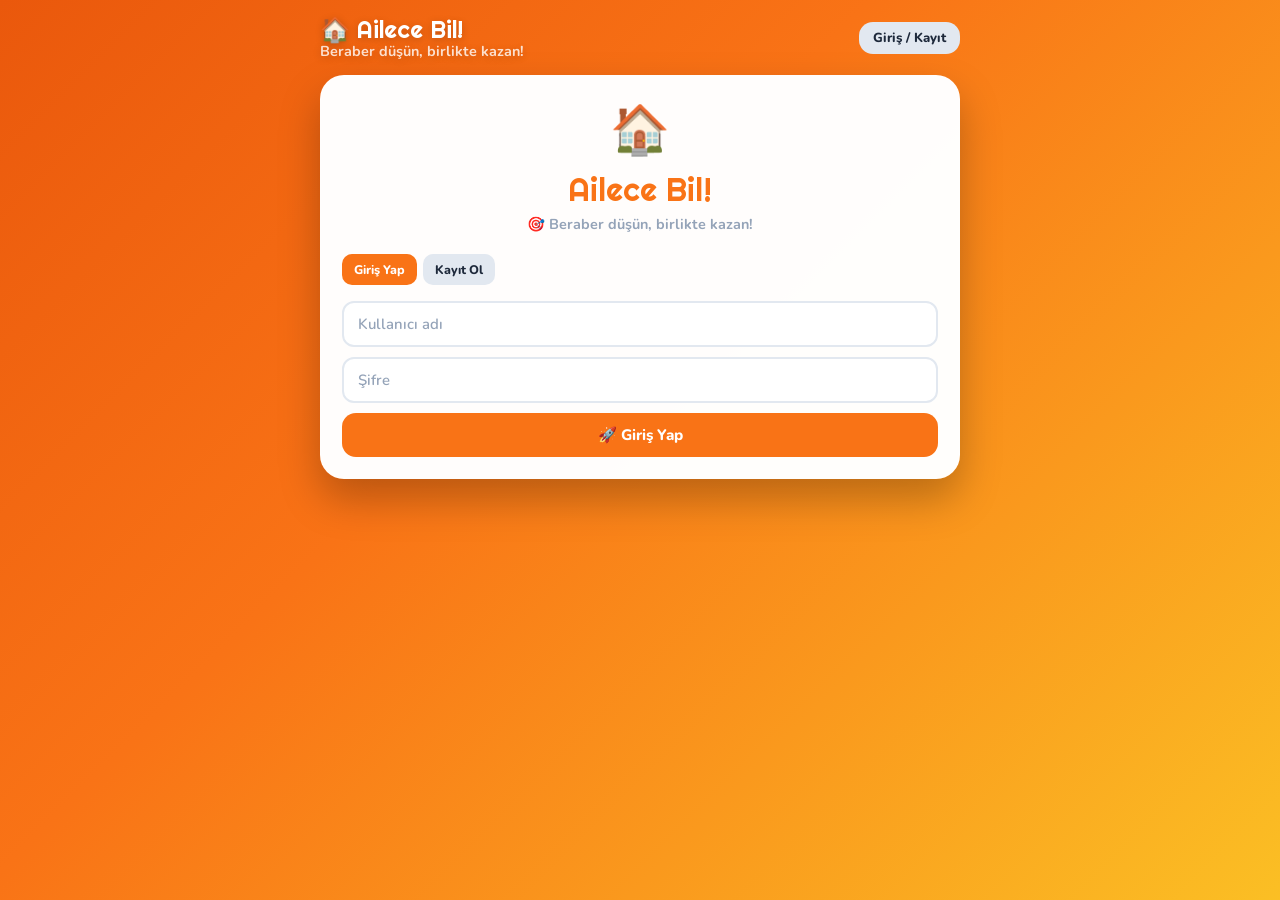
<file: index.html>
﻿<!DOCTYPE html>
<html lang="tr">
<head>
<meta charset="UTF-8">
<meta name="viewport" content="width=device-width, initial-scale=1.0">
<title>🏠 Ailece Bil! - Aile Bilgi Yarışması</title>
<link rel="stylesheet" href="css/style.css">
</head>
<body>
<div class="container">

  <!-- TOP BAR -->
  <div class="topbar">
    <a class="topbar-logo" href="index.html">🏠 Ailece Bil!<span>Beraber düşün, birlikte kazan!</span></a>
    <div class="topbar-nav" id="navBar"></div>
  </div>

  <!-- KAYAN DUYURU -->
  <div id="annBanner" class="marquee-box hidden">
    <div class="marquee-text" id="annText">Duyuru</div>
  </div>

  <!-- ==================== GİRİŞ / KAYIT ==================== -->
  <div id="authSection" class="card hidden">
    <div style="text-align:center;margin-bottom:20px">
      <div style="font-size:3em;margin-bottom:6px">🏠</div>
      <div style="font-family:'Righteous',cursive;font-size:2em;color:var(--pr)">Ailece Bil!</div>
      <div style="color:var(--txt3);font-size:.9em;font-weight:700;margin-top:4px">🎯 Beraber düşün, birlikte kazan!</div>
    </div>
    <div style="display:flex;gap:6px;margin-bottom:16px">
      <button class="tab-btn auth-tab active" onclick="switchAuthTab('login')">Giriş Yap</button>
      <button class="tab-btn auth-tab" onclick="switchAuthTab('register')">Kayıt Ol</button>
    </div>
    <div id="authContent"></div>
  </div>

  <!-- ==================== MOD SEÇİCİ ==================== -->
  <div id="modeSection" class="card hidden">
    <div style="text-align:center;margin-bottom:16px">
      <div style="font-family:'Righteous',cursive;font-size:1.5em;color:var(--pr)">Kim oynuyor?</div>
      <div id="totalQBadge" style="margin-top:8px;display:inline-block;background:#fff7ed;
        border:2px solid var(--pr);border-radius:20px;padding:4px 16px;
        font-size:.82em;font-weight:900;color:var(--pr)">📚 Toplam 0 Soru</div>
    </div>
    <div class="mode-cards">
      <div class="mode-card mode-kids" onclick="selectMode('kids')">
        <span class="mc-icon">🧒</span>
        <div class="mc-title">Çocuklar</div>
        <div class="mc-sub">Sınıf & Konu Seç</div>
        <div class="mc-count" id="kidsQCount">0 soru</div>
      </div>
      <div class="mode-card mode-adult" onclick="selectMode('adult')">
        <span class="mc-icon">🧑</span>
        <div class="mc-title">Büyükler</div>
        <div class="mc-sub">Genel Kategoriler</div>
        <div class="mc-count" id="adultQCount">0 soru</div>
      </div>
    </div>
    <!-- Günün Sorusu -->
    <div id="dailyQZone"></div>
  </div>

  <!-- ==================== ÇOCUK: SINIF SEÇİCİ ==================== -->
  <div id="gradeSection" class="card hidden">
    <div style="display:flex;align-items:center;gap:10px;margin-bottom:12px">
      <button class="btn btn-gray btn-sm" onclick="showSection('modeSection')">← Geri</button>
      <div class="sec-title" style="margin:0">📚 Sınıfını Seç</div>
    </div>
    <div id="gradePageStats" style="margin-bottom:12px"></div>
    <div class="grade-grid" id="gradeGrid"></div>
  </div>

  <!-- ==================== ÇOCUK: KONU SEÇİCİ ==================== -->
  <div id="subjectSection" class="card hidden">
    <div style="display:flex;align-items:center;gap:10px;margin-bottom:10px">
      <button class="btn btn-gray btn-sm" onclick="showSection('gradeSection')">← Geri</button>
      <div>
        <div class="sec-title" style="margin:0">📖 Konu Seç</div>
        <div id="gradeLabel" style="font-weight:900;font-size:1.05em;color:var(--kids-pr)"></div>
      </div>
    </div>
    <div id="gradeSubStats" style="margin-bottom:10px"></div>
    <div class="subject-grid" id="subjectGrid"></div>
    <div style="margin-top:12px;display:flex;gap:8px;flex-wrap:wrap">
      <button class="btn btn-primary" style="flex:1;background:#7c3aed" onclick="openSpeedModeKids()">⏱️ Süre Modu</button>
      <button class="btn btn-primary" style="flex:1;background:#059669" onclick="openMultiplayer()">🎯 Çok Oyunculu</button>
    </div>
  </div>

  <!-- ==================== BÜYÜKLER: KATEGORİ ==================== -->
  <div id="homeSection" class="card hidden">
    <div id="welcomeZone" style="margin-bottom:14px"></div>
    <div class="sec-title">📂 Kategori Seç</div>
    <div class="cat-grid" id="categoryGrid"></div>
    <div style="margin-top:12px;display:flex;gap:8px;flex-wrap:wrap">
      <button class="btn btn-primary" style="flex:1" onclick="startQuiz('Karma','Karma Quiz')">🎲 Karma</button>
      <button class="btn btn-primary" style="flex:1;background:#7c3aed" onclick="openSpeedMode()">⏱️ Süre Modu</button>
      <button class="btn btn-primary" style="flex:1;background:#059669" onclick="openMultiplayer()">🎯 Çok Oyunculu</button>
      <a href="liderlik.html" class="btn btn-primary" style="flex:1;background:#64748b;text-decoration:none">🏆 Sıralama</a>
    </div>
  </div>

  <!-- ==================== SÜRE MODU SEÇİCİ ==================== -->
  <div id="speedSection" class="card hidden">
    <div style="display:flex;align-items:center;gap:10px;margin-bottom:14px">
      <button class="btn btn-gray btn-sm" id="speedBackBtn">← Geri</button>
      <div>
        <div class="sec-title" style="margin:0">⏱️ Süre Modu</div>
        <div id="speedLabel" style="font-weight:900;font-size:1em;color:var(--pr)"></div>
      </div>
    </div>
    <div class="speed-cards">
      <div class="speed-card" onclick="setSpeed(30,this)">
        <span class="si">🐢</span><div style="font-weight:900">Kolay</div>
        <div style="font-size:.78em;color:var(--txt3);margin-top:4px">30 saniye</div>
      </div>
      <div class="speed-card selected" onclick="setSpeed(20,this)">
        <span class="si">🚶</span><div style="font-weight:900">Normal</div>
        <div style="font-size:.78em;color:var(--txt3);margin-top:4px">20 saniye</div>
      </div>
      <div class="speed-card" onclick="setSpeed(10,this)">
        <span class="si">🚀</span><div style="font-weight:900">Hızlı</div>
        <div style="font-size:.78em;color:var(--txt3);margin-top:4px">10 saniye</div>
      </div>
    </div>
    <button class="btn btn-primary" onclick="startSpeedQuiz()">🎯 Başla!</button>
  </div>

  <!-- ==================== ÇOKLU OYUNCU KURULUM ==================== -->
  <div id="mpSetupSection" class="card hidden">
    <div style="display:flex;align-items:center;gap:10px;margin-bottom:14px">
      <button class="btn btn-gray btn-sm" onclick="goHome()">← Geri</button>
      <div style="font-family:'Righteous',cursive;font-size:1.3em">🎯 Çok Oyunculu</div>
    </div>
    <p style="color:var(--txt2);font-size:.88em;font-weight:700;margin-bottom:12px">Sırayla oynayın, kim daha çok biliyor?</p>
    <div class="sec-title">Oyuncular (2-6 kişi)</div>
    <div id="mpPlayerInputs">
      <input class="inp" placeholder="1. Oyuncu adı" id="mp0">
      <input class="inp" placeholder="2. Oyuncu adı" id="mp1">
    </div>
    <button class="btn btn-gray btn-sm" style="width:auto;margin-bottom:12px" onclick="addMpPlayer()">➕ Oyuncu Ekle</button>
    <div class="divider"></div>
    <label class="lbl">Kategori</label>
    <select class="select" id="mpCatSelect"></select>
    <div class="row2" style="margin-bottom:10px">
      <div><label class="lbl">Soru Sayısı</label>
        <select class="select" id="mpQCount" style="margin:0">
          <option value="5">5 soru</option><option value="10" selected>10 soru</option>
          <option value="15">15 soru</option><option value="20">20 soru</option>
        </select></div>
      <div><label class="lbl">Süre / Soru</label>
        <select class="select" id="mpSpeed" style="margin:0">
          <option value="30">30sn - Kolay</option>
          <option value="20" selected>20sn - Normal</option>
          <option value="10">10sn - Hızlı</option>
        </select></div>
    </div>
    <button class="btn btn-primary" onclick="startMultiplayer()">🎮 Oyunu Başlat!</button>
    <div id="mpSetupMsg" class="info-msg"></div>
  </div>

  <!-- ==================== ÇOKLU OYUNCU OYUN ==================== -->
  <div id="mpGameSection" class="card hidden">
    <div class="player-turn" id="mpTurnBanner">
      <div class="pt-name" id="mpTurnName">Oyuncu</div>
      <div class="pt-sub" id="mpTurnSub">sıra sende!</div>
    </div>
    <div class="mp-scores" id="mpScoreCards"></div>
    <div style="display:flex;justify-content:space-between;align-items:center;margin-bottom:10px;flex-wrap:wrap;gap:8px">
      <div id="mpQCounter" style="font-weight:900;color:var(--pr);font-size:1.1em">S 1</div>
      <div class="timer-wrap"><div class="timer-ring" id="mpTimerRing"><small>Süre</small><span id="mpTimerTxt">20</span></div></div>
      <div id="mpCurScore" style="font-weight:900;color:var(--warn)">🌟 0</div>
    </div>
    <div class="prog-wrap"><div class="prog-fill" id="mpProgFill" style="width:0%"></div></div>
    <div id="mpQText" style="font-size:clamp(1em,3vw,1.25em);font-weight:700;margin-bottom:14px;min-height:50px;line-height:1.5;color:var(--dark)">...</div>
    <div id="mpChoiceArea"></div>
  </div>

  <!-- ==================== ÇOKLU OYUNCU SONUÇ ==================== -->
  <div id="mpResultSection" class="card hidden">
    <div style="font-family:'Righteous',cursive;font-size:1.8em;text-align:center;margin-bottom:16px">🏆 Oyun Bitti!</div>
    <div id="mpFinalScores"></div>
    <div style="display:flex;gap:10px;justify-content:center;flex-wrap:wrap;margin-top:16px">
      <button class="btn btn-primary" style="width:auto" onclick="showSection('mpSetupSection');fillMpCats()">🔄 Tekrar</button>
      <button class="btn btn-gray" style="width:auto" onclick="goHome()">🏠 Ana Menü</button>
    </div>
  </div>

  <!-- ==================== QUIZ ==================== -->
  <div id="quizSection" class="card hidden">
    <div class="quiz-top">
      <div>
        <div class="q-counter" id="qCounter">1/10</div>
        <div class="q-meta" id="qMeta">Yükleniyor...</div>
      </div>
      <div class="timer-wrap">
        <div class="timer-ring" id="timerRing"><small>Süre</small><span id="timerTxt">20</span></div>
      </div>
      <div class="q-score" id="qScore">🌟 0</div>
    </div>
    <div class="prog-wrap"><div class="prog-fill" id="progFill" style="width:0%"></div></div>
    <div class="joker-bar" id="jokerBar"></div>
    <div class="q-box">
      <div class="q-cat-badge" id="qCat">Kategori</div>
      <div class="q-text" id="qText">Yükleniyor...</div>
    </div>
    <div id="choiceArea"></div>
    <div style="text-align:right;margin-top:6px">
      <button class="btn btn-gray btn-sm" onclick="quitQuiz()">🚪 Çıkış</button>
    </div>
  </div>

  <!-- ==================== SONUÇ ==================== -->
  <div id="resultSection" class="card hidden" style="text-align:center">
    <span class="result-icon" id="resIcon">🎉</span>
    <div class="result-title" id="resTitle">Tebrikler!</div>
    <span class="result-score" id="resScore">0</span>
    <div style="font-size:.88em;color:var(--txt3);font-weight:700;margin-bottom:6px">Puan</div>
    <div class="stat-row">
      <div class="stat-box ok"><div class="sv" id="resOk">0</div><div class="sl">✅ Doğru</div></div>
      <div class="stat-box bad"><div class="sv" id="resBad">0</div><div class="sl">❌ Yanlış</div></div>
      <div class="stat-box"><div class="sv" id="resTo">0</div><div class="sl">⏱️ Süre</div></div>
      <div class="stat-box"><div class="sv" id="resPct" style="color:var(--warn)">%0</div><div class="sl">Başarı</div></div>
    </div>
    <div class="level-up-bar" id="resLevelUp"></div>
    <div style="display:flex;gap:10px;justify-content:center;flex-wrap:wrap;margin-top:14px">
      <button class="btn btn-primary" style="width:auto;padding:12px 24px" onclick="replayQuiz()">🔄 Tekrar</button>
      <button class="btn btn-gray" style="width:auto;padding:12px 24px" onclick="goHome()">🏠 Ana Menü</button>
      <a href="liderlik.html" class="btn" style="width:auto;padding:12px 24px;background:#64748b;color:white;text-decoration:none">🏆 Sıralama</a>
    </div>
  </div>

</div><!-- /container -->

<script src="js/store.js"></script>
<script src="js/auth.js"></script>
<script src="js/quiz.js"></script>
<script>
// ==================== SAYFA YÖNETİMİ ====================
function showSection(id) {
  document.querySelectorAll('.card').forEach(c => c.classList.add('hidden'));
  document.getElementById(id).classList.remove('hidden');
  window.scrollTo({ top: 0, behavior: 'smooth' });
  if (id === 'modeSection') { updateModePageCounts(); renderDailyQuestion(); }
}

function goHome() {
  clearInterval(quizState?.timer);
  if (mpState) { clearInterval(mpState.timer); mpState = null; }
  quizState = null; speedQuizParams = null;
  document.body.classList.remove('kids-mode');
  document.getElementById('modeBadgeText') && (document.getElementById('modeBadgeText').textContent = '');
  showSection('modeSection');
}

// ==================== NAV BAR ====================
function renderNavBar() {
  const nav = document.getElementById('navBar');
  if (!currentUser) {
    nav.innerHTML = `<button class="btn btn-gray btn-sm" onclick="showSection('authSection')">Giriş / Kayıt</button>`;
    return;
  }
  const lvl = getLevel(currentUser.s);
  nav.innerHTML = `
    <span style="color:white;font-weight:800;font-size:.85em">${lvl.icon} ${esc(currentUser.u)}</span>
    <a href="profil.html" class="btn btn-gray btn-sm" style="text-decoration:none">👤 Profil</a>
    ${currentUser.adm ? `<a href="admin.html" class="btn btn-danger btn-sm" style="text-decoration:none">⚙️ Admin</a>` : ''}
    <button class="btn btn-gray btn-sm" onclick="doLogout()">Çıkış</button>
  `;
}

// ==================== DUYURU ====================
function loadAnnouncement() {
  const s = getStore();
  const a = s.announcement;
  const el = document.getElementById('annBanner');
  if (a && a.active && a.text) {
    document.getElementById('annText').textContent = a.text;
    el.classList.remove('hidden');
  } else {
    el.classList.add('hidden');
  }
}

// ==================== MOD SEÇİMİ ====================
let currentGrade = null;

function selectMode(mode) {
  document.body.classList.toggle('kids-mode', mode === 'kids');
  if (mode === 'kids') { showSection('gradeSection'); renderGrades(); }
  else { showSection('homeSection'); renderHomeAdult(); }
}

function updateModePageCounts() {
  const s = getStore();
  const total = s.questions.length;
  const kids = s.questions.filter(q => q.c.includes('|')).length;
  const adult = s.questions.filter(q => !q.c.includes('|')).length;
  const tb = document.getElementById('totalQBadge');
  const kc = document.getElementById('kidsQCount');
  const ac = document.getElementById('adultQCount');
  if (tb) tb.textContent = `📚 Toplam ${total} Soru`;
  if (kc) kc.textContent = kids + ' soru';
  if (ac) ac.textContent = adult + ' soru';
}

// ==================== SINIFLAR ====================
function renderGrades() {
  const s = getStore();
  const COLS = ['#ff6b9d','#ff9f43','#ffd166','#06d6a0','#118ab2','#073b4c','#7209b7','#3a0ca3'];
  const gradeCounts = {};
  s.questions.forEach(q => {
    if (q.c.includes('|')) { const g = q.c.split('|')[0]; gradeCounts[g] = (gradeCounts[g] || 0) + 1; }
  });
  document.getElementById('gradeGrid').innerHTML = s.grades.map((g, i) => `
    <div class="grade-btn" style="background:${COLS[i % COLS.length]}" onclick="selectGrade(${i})">
      <div style="font-size:1.8em">${g.icon}</div>
      <div>${esc(g.name)}</div>
      <div class="gb-count">${g.subjects.length} konu</div>
      <div class="gb-count">${gradeCounts[g.name] || 0} soru</div>
    </div>`).join('');
  const total = s.questions.filter(q => q.c.includes('|')).length;
  const el = document.getElementById('gradePageStats');
  if (el) el.innerHTML = `<div style="background:#fff0f6;border:1px solid #fda4af;border-radius:12px;
    padding:10px 14px;display:flex;align-items:center;gap:10px;font-weight:800;font-size:.88em">
    🧒 Çocuklar bölümünde toplam <span style="font-size:1.4em;color:var(--kids-pr);font-family:'Righteous',cursive">${total}</span> soru
  </div>`;
}

function selectGrade(idx) {
  const s = getStore(); currentGrade = idx;
  document.getElementById('gradeLabel').textContent = s.grades[idx].name;
  renderSubjects(idx); showSection('subjectSection');
}

function renderSubjects(gIdx) {
  const s = getStore(); const g = s.grades[gIdx];
  const grid = document.getElementById('subjectGrid');
  if (!g || !g.subjects.length) { grid.innerHTML = '<div class="empty"><span class="ei">📚</span><p>Henüz konu eklenmedi</p></div>'; return; }
  const subCounts = {};
  s.questions.forEach(q => {
    if (q.c.includes('|')) { const [gr, sub] = q.c.split('|'); if (gr === g.name) subCounts[sub] = (subCounts[sub] || 0) + 1; }
  });
  const total = Object.values(subCounts).reduce((a, b) => a + b, 0);
  const el = document.getElementById('gradeSubStats');
  if (el) el.innerHTML = `<div style="background:#f0fdf4;border:1px solid #86efac;border-radius:12px;
    padding:10px 14px;display:flex;align-items:center;gap:10px;font-weight:800;font-size:.88em">
    📚 ${esc(g.name)} — <span style="font-size:1.4em;color:var(--ok);font-family:'Righteous',cursive">${total}</span> soru
  </div>`;
  grid.innerHTML = g.subjects.map(sub => {
    const count = subCounts[sub.name] || 0;
    return `<div class="subject-btn" onclick="openSubjectSpeed('${esc(g.name)}|${esc(sub.name)}','${esc(g.name)} → ${esc(sub.name)}')">
      <span class="si">${sub.icon}</span>
      <div style="font-weight:900">${esc(sub.name)}</div>
      <div class="sb-count ${count > 0 ? 'sb-ok' : 'sb-zero'}">${count > 0 ? count + ' soru' : 'Soru yok'}</div>
    </div>`;
  }).join('');
}

function openSpeedModeKids() {
  const s = getStore(); const g = s.grades[currentGrade];
  openSpeedMode('Karma', g ? g.name + ' - Karma' : 'Karma');
}

// ==================== BÜYÜKLER HOME ====================
function renderHomeAdult() {
  const s = getStore();
  const counts = {};
  s.questions.forEach(q => { if (!q.c.includes('|')) counts[q.c] = (counts[q.c] || 0) + 1; });
  const totalAdult = s.questions.filter(q => !q.c.includes('|')).length;
  document.getElementById('categoryGrid').innerHTML = s.adultCats.map(cat => `
    <div class="cat-btn" onclick="startQuiz('${esc(cat.name)}','${esc(cat.name)}')">
      <span class="ci">${cat.icon}</span>${esc(cat.name)}
      <div class="cc" style="color:${(counts[cat.name]||0)>0?'var(--ok)':'var(--danger)'}">
        ${counts[cat.name] || 0} soru
      </div>
    </div>`).join('');
  const lvl = getLevel(currentUser.s); const next = getNextLevel(currentUser.s);
  document.getElementById('welcomeZone').innerHTML = `
    <div style="display:flex;align-items:center;gap:10px;margin-bottom:10px">
      <span style="font-size:1.8em">👋</span>
      <div><div style="font-weight:900;font-size:1.05em">Merhaba, ${esc(currentUser.u)}!</div>
        <div style="font-size:.82em;color:var(--txt2);font-weight:700">${lvl.icon} ${lvl.name} · ${currentUser.s} Puan</div>
      </div>
    </div>
    <div style="background:#fff7ed;border:2px solid var(--pr);border-radius:12px;
      padding:9px 14px;font-weight:800;font-size:.85em;display:flex;align-items:center;gap:8px">
      📚 Büyükler bölümünde
      <span style="font-size:1.4em;color:var(--pr);font-family:'Righteous',cursive">${totalAdult}</span>
      soru var
    </div>`;
}

// ==================== AUTH OVERRIDE ====================
function onLoginSuccess() {
  renderNavBar();
  showSection('modeSection');
  updateModePageCounts();
  renderDailyQuestion();
}

// ==================== BAŞLANGIÇ ====================
(function init() {
  initStore();
  document.addEventListener('click', function () {
    if (!audioCtx) { try { audioCtx = new (window.AudioContext || window.webkitAudioContext)(); } catch {} }
    if (audioCtx && audioCtx.state === 'suspended') audioCtx.resume();
  }, { passive: true });

  const u = getSession();
  if (u) {
    currentUser = u;
    renderNavBar();
    loadAnnouncement();
    showSection('modeSection');
    updateModePageCounts();
    renderDailyQuestion();
  } else {
    renderNavBar();
    renderAuthForm('login');
    showSection('authSection');
  }
})();
</script>
</body>
</html>
</file>
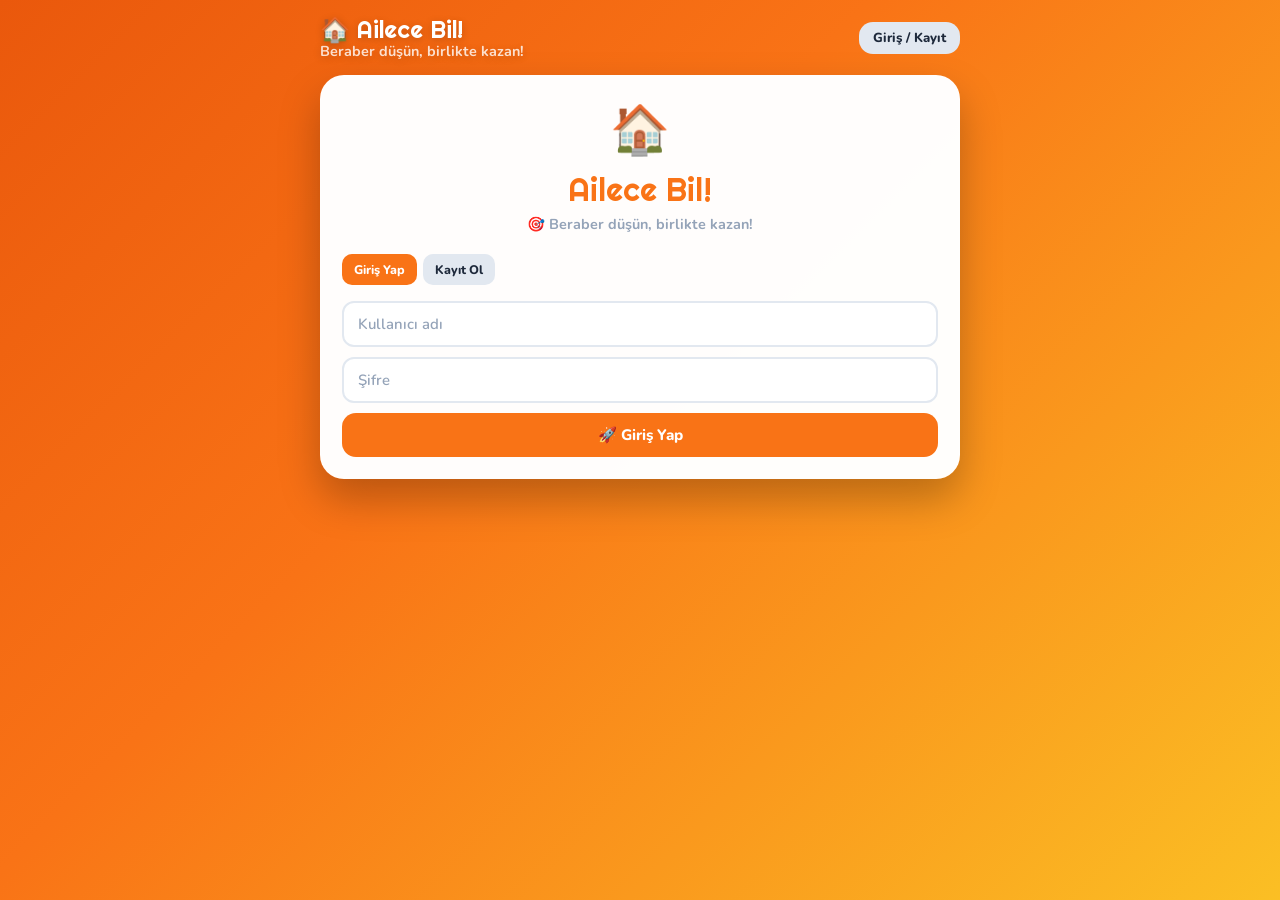
<file: admin.html>
<!DOCTYPE html>
<html lang="tr">
<head>
<meta charset="UTF-8">
<meta name="viewport" content="width=device-width, initial-scale=1.0">
<title>⚙️ Admin - Ailece Bil!</title>
<link rel="stylesheet" href="css/style.css">
</head>
<body>
<div class="container">

  <div class="topbar">
    <a class="topbar-logo" href="index.html">🏠 Ailece Bil!<span>Admin Paneli</span></a>
    <div class="topbar-nav">
      <a href="index.html" class="btn btn-gray btn-sm" style="text-decoration:none">← Ana Sayfa</a>
      <button class="btn btn-danger btn-sm" onclick="doLogout()">Çıkış</button>
    </div>
  </div>

  <div class="card">
    <div style="display:flex;justify-content:space-between;align-items:center;margin-bottom:14px;flex-wrap:wrap;gap:10px">
      <div style="font-family:'Righteous',cursive;font-size:1.6em;color:var(--pr)">⚙️ Admin Paneli</div>
      <div class="stat-chips" id="adminStatChips"></div>
    </div>

    <div class="tab-bar">
      <button class="tab-btn active" onclick="setTab('tPlayers',this)">👥 Oyuncular</button>
      <button class="tab-btn" onclick="setTab('tMsgs',this)">
        💬 Mesajlar<span class="tab-badge" id="adminMsgBadge" style="display:none">0</span>
      </button>
      <button class="tab-btn" onclick="setTab('tAnn',this)">📢 Duyuru</button>
      <button class="tab-btn" onclick="setTab('tCats',this)">📁 Kategoriler</button>
      <button class="tab-btn" onclick="setTab('tQs',this)">📝 Sorular</button>
      <button class="tab-btn" onclick="setTab('tBulk',this)">📦 Toplu Ekle</button>
      <button class="tab-btn" onclick="setTab('tTerm',this)">💻 Terminal</button>
      <button class="tab-btn" onclick="setTab('tSet',this)">🔐 Ayarlar</button>
    </div>

    <!-- ========== OYUNCULAR ========== -->
    <div id="tPlayers" class="tab-content active">
      <input class="inp" id="playerSearch" placeholder="🔍 Oyuncu ara..." oninput="renderPlayers()">
      <div id="admUserList"></div>
    </div>

    <!-- ========== MESAJLAR ========== -->
    <div id="tMsgs" class="tab-content">
      <div style="display:grid;grid-template-columns:200px 1fr;gap:14px" id="msgLayout">
        <div>
          <div class="sec-title">Konuşmalar</div>
          <div id="convList"></div>
        </div>
        <div id="chatPanel">
          <div class="empty"><span class="ei">💬</span><p>Konuşma seçin</p></div>
        </div>
      </div>
    </div>

    <!-- ========== DUYURU ========== -->
    <div id="tAnn" class="tab-content">
      <div class="a-section">
        <div class="sec-title">📢 Ana Sayfa Duyurusu</div>
        <label class="lbl">Başlık (opsiyonel)</label>
        <input class="inp" id="annTitle" placeholder="Duyuru başlığı">
        <label class="lbl">Duyuru Metni</label>
        <textarea class="textarea" id="annBody" rows="3" placeholder="Kayan yazı olarak görünür..."></textarea>
        <div style="display:flex;gap:8px;flex-wrap:wrap">
          <button class="btn btn-ok" style="flex:1" onclick="saveAnnouncement()">💾 Yayına Ver</button>
          <button class="btn btn-danger" style="width:auto" onclick="clearAnnouncement()">🗑️ Kaldır</button>
        </div>
        <div id="annMsg" class="info-msg"></div>
      </div>
    </div>

    <!-- ========== KATEGORİLER ========== -->
    <div id="tCats" class="tab-content">
      <!-- Büyükler -->
      <div class="a-section" style="border:1px solid #fed7aa">
        <div class="sec-title">🧑 Büyükler — Yeni Kategori</div>
        <div class="row2">
          <div><label class="lbl">Kategori Adı</label><input class="inp" id="newAdultCat" placeholder="örn: Müzik"></div>
          <div><label class="lbl">İkon</label><input class="inp" id="newAdultIcon" placeholder="🎵" maxlength="2"></div>
        </div>
        <button class="btn btn-primary" onclick="addAdultCategory()">➕ Kategori Ekle</button>
        <div id="adultCatMsg" class="info-msg"></div>
      </div>
      <!-- Yeni Sınıf -->
      <div class="a-section" style="border:1px solid #fda4af">
        <div class="sec-title">🧒 Çocuklar — Yeni Sınıf</div>
        <div class="row2">
          <div><label class="lbl">Sınıf Adı</label><input class="inp" id="newGradeName" placeholder="örn: 9. Sınıf"></div>
          <div><label class="lbl">İkon</label><input class="inp" id="newGradeIcon" placeholder="📚" maxlength="2"></div>
        </div>
        <button class="btn btn-kids btn-full" onclick="addGrade()">➕ Sınıf Ekle</button>
        <div id="gradeCatMsg" class="info-msg"></div>
      </div>
      <!-- Yeni Konu -->
      <div class="a-section" style="border:1px solid #86efac">
        <div class="sec-title">📚 Çocuklar — Yeni Konu/Ders</div>
        <label class="lbl">Hangi Sınıfa?</label>
        <select class="select" id="subjectGradeSelect"></select>
        <div class="row2">
          <div><label class="lbl">Konu Adı</label><input class="inp" id="newSubjectName" placeholder="örn: Coğrafya"></div>
          <div><label class="lbl">İkon</label><input class="inp" id="newSubjectIcon" placeholder="🌍" maxlength="2"></div>
        </div>
        <button class="btn btn-ok" onclick="addSubject()">➕ Konu Ekle</button>
        <div id="subjectMsg" class="info-msg"></div>
      </div>
      <!-- Mevcut Yapı -->
      <div class="sec-title" style="margin-top:4px">📋 Mevcut Yapı</div>
      <div id="catStructure"></div>
    </div>

    <!-- ========== SORULAR ========== -->
    <div id="tQs" class="tab-content">
      <div class="a-section">
        <div class="sec-title">📝 Yeni Soru Ekle</div>
        <label class="lbl">Soru Metni</label>
        <textarea class="textarea" id="nq_q" rows="2" placeholder="Soruyu buraya yazın..." style="resize:vertical"></textarea>
        <div class="row2">
          <div><label class="lbl">Şık A</label><input class="inp" id="nq_a" placeholder="A şıkkı"></div>
          <div><label class="lbl">Şık B</label><input class="inp" id="nq_b" placeholder="B şıkkı"></div>
          <div><label class="lbl">Şık C</label><input class="inp" id="nq_c" placeholder="C şıkkı"></div>
          <div><label class="lbl">Şık D</label><input class="inp" id="nq_d" placeholder="D şıkkı"></div>
        </div>
        <div class="row2">
          <div><label class="lbl">Doğru Cevap</label>
            <select class="select" id="nq_correct">
              <option value="0">A</option><option value="1">B</option>
              <option value="2">C</option><option value="3">D</option>
            </select></div>
          <div><label class="lbl">Kategori</label>
            <select class="select" id="nq_cat"></select></div>
        </div>
        <button class="btn btn-ok" onclick="addQuestion()">✅ Kaydet</button>
        <div id="nqMsg" class="info-msg"></div>
      </div>
      <div class="sec-title">📋 Soru Listesi</div>
      <div style="display:flex;gap:8px;margin-bottom:10px;flex-wrap:wrap">
        <input class="inp" id="qSearch" style="margin:0;flex:1;min-width:140px" placeholder="🔍 Soru ara..." oninput="renderQList()">
        <select class="select" id="qCatFilter" style="margin:0;max-width:170px" onchange="renderQList()"><option value="">Tümü</option></select>
      </div>
      <div id="qList"></div>
      <div style="text-align:right;margin-top:10px">
        <button class="btn btn-danger btn-sm" onclick="resetQuestions()">🔄 Varsayılana Sıfırla</button>
      </div>
    </div>

    <!-- ========== TOPLU EKLE ========== -->
    <div id="tBulk" class="tab-content">
      <div style="background:#fef3c7;border:1px solid var(--warn);border-radius:10px;padding:12px;margin-bottom:10px;font-size:.85em;font-weight:700;color:#92400e">
        📌 <b>q</b>=soru · <b>o</b>=4 şık · <b>a</b>=doğru indeks (0-3) · <b>c</b>=kategori adı (tam eşleşmeli)
      </div>
      <div class="json-ex">[
  {
    "q": "Türkiye'nin başkenti neresidir?",
    "o": ["İstanbul", "Ankara", "İzmir", "Bursa"],
    "a": 1,
    "c": "Genel Kültür"
  },
  {
    "q": "5 + 3 = ?",
    "o": ["6", "7", "8", "9"],
    "a": 2,
    "c": "1. Sınıf|Matematik"
  }
]</div>
      <button class="btn btn-warn btn-sm" style="width:auto;margin-bottom:10px" onclick="showValidCats()">📋 Geçerli Kategori Adlarını Gör</button>
      <div id="validCatList" style="display:none;background:#f1f5f9;border-radius:10px;padding:10px;margin-bottom:10px;line-height:2"></div>
      <label class="lbl">JSON Yapıştır</label>
      <textarea class="textarea" id="bulkJson" rows="10" style="font-family:'Courier New',monospace;font-size:.85em"
        placeholder='[{"q":"Soru","o":["A","B","C","D"],"a":0,"c":"Genel Kültür"}]'></textarea>
      <button class="btn btn-primary" onclick="doBulk()">📦 Toplu Yükle</button>
      <div id="bulkMsg" class="info-msg"></div>
    </div>

    <!-- ========== TERMİNAL ========== -->
    <div id="tTerm" class="tab-content">
      <div style="background:#fee2e2;border:1px solid var(--danger);border-radius:10px;padding:12px;margin-bottom:10px;font-size:.85em;font-weight:700;color:#b91c1c">
        ⚠️ Bu terminal doğrudan JavaScript çalıştırır. Dikkatli kullanın!
      </div>
      <div style="font-size:.8em;color:var(--txt2);margin-bottom:8px;font-weight:700;line-height:1.8">
        Örnek komutlar:<br>
        • Puan sıfırla: <code>const s=getStore();s.users.forEach(u=>u.s=0);setStore(s)</code><br>
        • Admin yap: <code>const s=getStore();s.users.find(x=>x.u==='AD').adm=true;setStore(s)</code><br>
        • Soru say: <code>alert(getStore().questions.length+' soru var')</code>
      </div>
      <div class="terminal">
        <strong style="color:#00ff41">💻 Sistem Terminali</strong>
        <textarea id="termInp" placeholder="// Kodu buraya yazın..."></textarea>
      </div>
      <button class="btn btn-dark" style="margin-top:8px" onclick="runTerminal()">▶ ÇALIŞTIR</button>
      <div id="termMsg" class="info-msg"></div>
    </div>

    <!-- ========== AYARLAR ========== -->
    <div id="tSet" class="tab-content">
      <div class="a-section">
        <div class="sec-title">🔐 Admin Şifre Değiştir</div>
        <input type="password" class="inp" id="oldPass" placeholder="Mevcut şifre">
        <input type="password" class="inp" id="newAdminPass" placeholder="Yeni şifre">
        <input type="password" class="inp" id="newAdminPass2" placeholder="Yeni şifre (tekrar)">
        <button class="btn btn-danger" onclick="changeAdminPass()">🔑 Şifreyi Değiştir</button>
        <div id="passMsg" class="info-msg"></div>
      </div>
      <div class="a-section">
        <div class="sec-title">📊 Google Sheets Entegrasyonu</div>
        <p style="font-size:.82em;color:var(--txt2);font-weight:700;margin-bottom:8px">Apps Script Web App URL'nizi girin. Quiz skorları otomatik kaydedilir.</p>
        <input class="inp" id="sheetsUrlInp" placeholder="https://script.google.com/macros/s/...">
        <button class="btn btn-ok" onclick="saveSheetsUrl()">🔗 Sheets'e Bağla</button>
      </div>
      <div class="a-section" style="border:1px solid var(--danger)">
        <div class="sec-title" style="color:var(--danger)">⚠️ Tehlikeli Bölge</div>
        <button class="btn btn-danger btn-sm" onclick="nukeAll()">🗑️ TÜM VERİLERİ SİL</button>
      </div>
    </div>

  </div>
</div>

<script src="js/store.js"></script>
<script src="js/auth.js"></script>
<script src="js/admin.js"></script>
<script>
(function init() {
  initStore();
  currentUser = getSession();
  if (!currentUser || !currentUser.adm) {
    alert('Bu sayfaya erişim için admin yetkisi gereklidir!');
    window.location.href = 'index.html';
    return;
  }
  // Sheets URL yükle
  const saved = LS.get(SHEETS_KEY);
  if (saved && document.getElementById('sheetsUrlInp')) {
    document.getElementById('sheetsUrlInp').value = saved;
    SHEETS_URL = saved;
  }
  updateAdminStats();
  renderPlayers();
  updateAdminMsgBadge();
  refreshCatSelects();
  refreshGradeSelect();
  renderQList();
  renderCatStructure();
})();
</script>
</body>
</html>
</file>
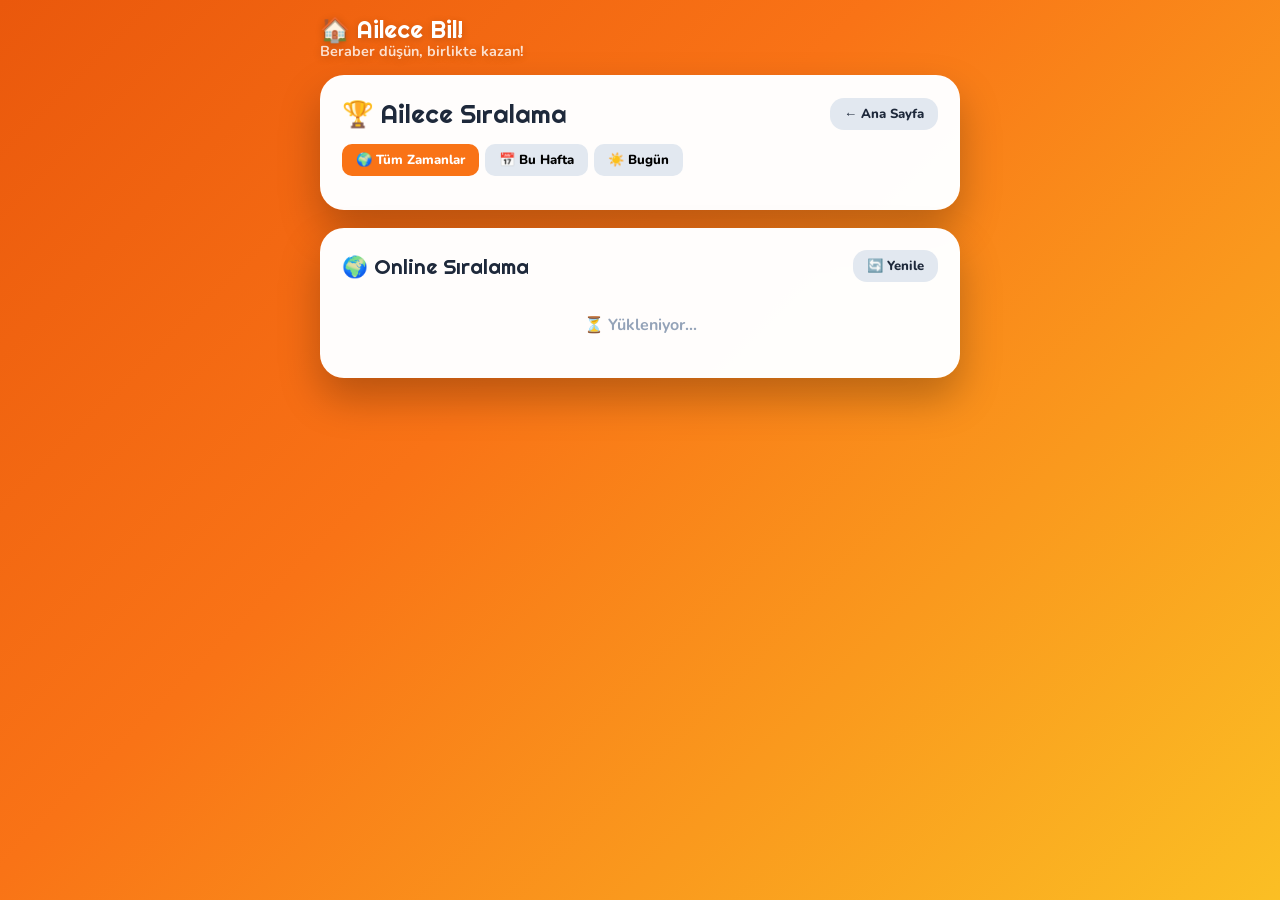
<file: liderlik.html>
<!DOCTYPE html>
<html lang="tr">
<head>
<meta charset="UTF-8">
<meta name="viewport" content="width=device-width, initial-scale=1.0">
<title>🏆 Sıralama - Ailece Bil!</title>
<link rel="stylesheet" href="css/style.css">
</head>
<body>
<div class="container">

  <div class="topbar">
    <a class="topbar-logo" href="index.html">🏠 Ailece Bil!<span>Beraber düşün, birlikte kazan!</span></a>
    <div class="topbar-nav" id="navBar"></div>
  </div>

  <div class="card">
    <div style="display:flex;justify-content:space-between;align-items:center;margin-bottom:14px;flex-wrap:wrap;gap:10px">
      <div style="font-family:'Righteous',cursive;font-size:1.6em">🏆 Ailece Sıralama</div>
      <a href="index.html" class="btn btn-gray btn-sm" style="text-decoration:none">← Ana Sayfa</a>
    </div>

    <div class="week-tabs">
      <button class="week-tab active" onclick="switchLeader('all',this)">🌍 Tüm Zamanlar</button>
      <button class="week-tab" onclick="switchLeader('week',this)">📅 Bu Hafta</button>
      <button class="week-tab" onclick="switchLeader('day',this)">☀️ Bugün</button>
    </div>

    <div id="leaderList"></div>
  </div>


  <!-- Online Global Sıralama -->
  <div class="card" id="onlineLeaderCard">
    <div style="display:flex;justify-content:space-between;align-items:center;margin-bottom:12px;flex-wrap:wrap;gap:8px">
      <div style="font-family:'Righteous',cursive;font-size:1.3em">🌍 Online Sıralama</div>
      <button class="btn btn-gray btn-sm" onclick="loadOnlineScores()">🔄 Yenile</button>
    </div>
    <div id="globalLeaderboard">
      <div style="text-align:center;padding:20px;color:#94a3b8;font-weight:700">⏳ Yükleniyor...</div>
    </div>
  </div>

  <!-- Kendi Sırası -->
  <div id="myRankCard" class="card hidden">
    <div class="sec-title">📍 Senin Sıran</div>
    <div id="myRankContent"></div>
  </div>

</div>

<script src="js/skor-api.js"></script>
<script src="js/store.js"></script>
<script src="js/auth.js"></script>
<script>
let leaderMode = 'all';

function renderNavBar() {
  const nav = document.getElementById('navBar');
  if (!currentUser) { nav.innerHTML = `<a href="index.html" class="btn btn-gray btn-sm" style="text-decoration:none">Giriş Yap</a>`; return; }
  const lvl = getLevel(currentUser.s);
  nav.innerHTML = `
    <span style="color:white;font-weight:800;font-size:.85em">${lvl.icon} ${esc(currentUser.u)}</span>
    <a href="profil.html" class="btn btn-gray btn-sm" style="text-decoration:none">👤 Profil</a>
    ${currentUser.adm ? `<a href="admin.html" class="btn btn-danger btn-sm" style="text-decoration:none">⚙️ Admin</a>` : ''}
  `;
}

function switchLeader(mode, btn) {
  leaderMode = mode;
  document.querySelectorAll('.week-tab').forEach(b => b.classList.remove('active'));
  btn.classList.add('active');
  renderLeader();
}

function renderLeader() {
  const s = getStore();
  const now = Date.now(), DAY = 86400000, WEEK = 604800000;
  let users = [...s.users].filter(u => !u.adm);
  if (leaderMode === 'week') { users = users.filter(u => u.lastPlay && (now - u.lastPlay) < WEEK).sort((a, b) => (b.weekScore || 0) - (a.weekScore || 0)); }
  else if (leaderMode === 'day') { users = users.filter(u => u.lastPlay && (now - u.lastPlay) < DAY).sort((a, b) => (b.dayScore || 0) - (a.dayScore || 0)); }
  else users.sort((a, b) => b.s - a.s);
  users = users.slice(0, 20);
  const medals = ['🥇', '🥈', '🥉'];
  const label = leaderMode === 'week' ? 'Bu Hafta' : leaderMode === 'day' ? 'Bugün' : 'Tüm Zamanlar';
  const el = document.getElementById('leaderList');
  el.innerHTML = users.length ? users.map((u, i) => {
    const sc = leaderMode === 'week' ? (u.weekScore || 0) : leaderMode === 'day' ? (u.dayScore || 0) : u.s;
    const isMe = currentUser && u.id === currentUser.id;
    return `<div class="lb-row" style="${isMe ? 'background:#fff7ed;border-color:var(--pr)' : ''}">
      <div class="lb-rank">${medals[i] || (i + 1)}</div>
      <div class="lb-avatar">${u.u[0].toUpperCase()}</div>
      <div class="lb-name">${esc(u.u)}${isMe ? ' <span style="color:var(--pr);font-size:.72em">(Sen)</span>' : ''}
        <div class="lb-sub">${getLevel(u.s).icon} ${getLevel(u.s).name} · ${u.pl} oyun</div>
      </div>
      <div class="lb-score">${sc} P</div>
    </div>`;
  }).join('') : `<div class="empty"><span class="ei">🏆</span><p>${label} için henüz skor yok</p></div>`;

  // Kendi sırası
  if (currentUser) {
    const myRank = users.findIndex(u => u.id === currentUser.id);
    const myCard = document.getElementById('myRankCard');
    const myContent = document.getElementById('myRankContent');
    if (myRank === -1 && myCard && myContent) {
      const allSorted = [...s.users].filter(u => !u.adm).sort((a, b) => b.s - a.s);
      const overallRank = allSorted.findIndex(u => u.id === currentUser.id) + 1;
      myCard.classList.remove('hidden');
      myContent.innerHTML = `<div class="lb-row" style="border-color:var(--pr);background:#fff7ed">
        <div class="lb-rank">${overallRank}</div>
        <div class="lb-avatar">${currentUser.u[0].toUpperCase()}</div>
        <div class="lb-name">${esc(currentUser.u)} <span style="color:var(--pr);font-size:.72em">(Sen)</span>
          <div class="lb-sub">${getLevel(currentUser.s).icon} ${getLevel(currentUser.s).name}</div>
        </div>
        <div class="lb-score">${currentUser.s} P</div>
      </div>`;
    } else if (myCard) { myCard.classList.add('hidden'); }
  }
}

function loadOnlineScores() {
  if (typeof renderGlobalLeaderboard === 'function') {
    renderGlobalLeaderboard('globalLeaderboard');
  }
}

(function init() {
  initStore();
  currentUser = getSession();
  renderNavBar();
  renderLeader();
  // Online skorları yükle
  loadOnlineScores();
})();
</script>
</body>
</html>
</file>
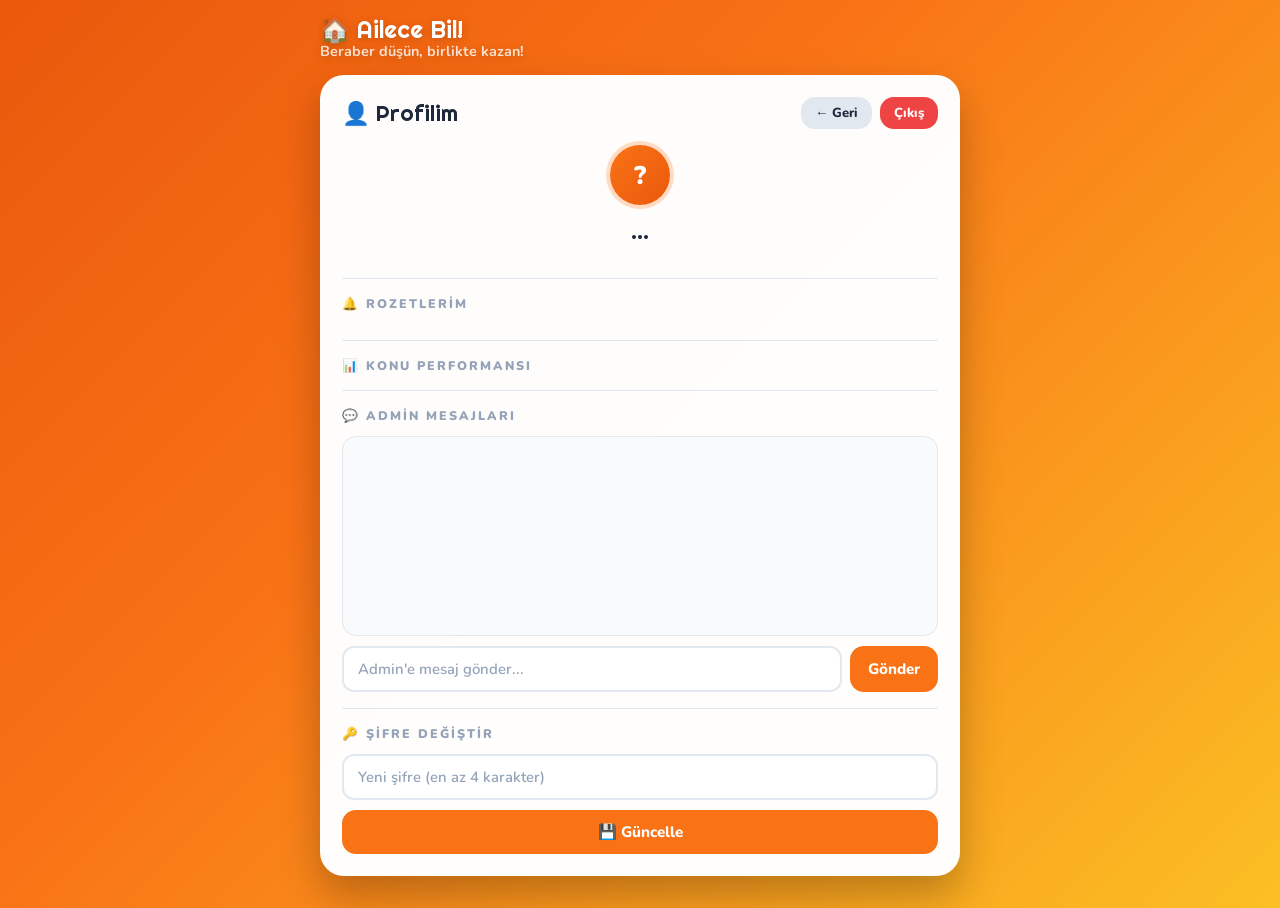
<file: profil.html>
<!DOCTYPE html>
<html lang="tr">
<head>
<meta charset="UTF-8">
<meta name="viewport" content="width=device-width, initial-scale=1.0">
<title>👤 Profil - Ailece Bil!</title>
<link rel="stylesheet" href="css/style.css">
</head>
<body>
<div class="container">

  <div class="topbar">
    <a class="topbar-logo" href="index.html">🏠 Ailece Bil!<span>Beraber düşün, birlikte kazan!</span></a>
    <div class="topbar-nav" id="navBar"></div>
  </div>

  <div id="profileCard" class="card">
    <div style="display:flex;justify-content:space-between;align-items:center;margin-bottom:16px">
      <div style="font-family:'Righteous',cursive;font-size:1.4em">👤 Profilim</div>
      <div style="display:flex;gap:8px">
        <a href="index.html" class="btn btn-gray btn-sm" style="text-decoration:none">← Geri</a>
        <button class="btn btn-danger btn-sm" onclick="doLogout()">Çıkış</button>
      </div>
    </div>

    <!-- Avatar & İsim -->
    <div style="text-align:center;margin-bottom:16px">
      <div class="prof-avatar" id="profAvatar">?</div>
      <div style="font-family:'Righteous',cursive;font-size:1.5em" id="profName">...</div>
      <div id="profLevel" style="margin-top:4px;font-size:.88em;font-weight:800;color:var(--txt2)"></div>
      <div id="profNextLevel" style="margin-top:3px;font-size:.78em;color:var(--txt3);font-weight:700"></div>
    </div>

    <!-- İstatistik -->
    <div class="prof-stats" id="profStats"></div>

    <div class="divider"></div>

    <!-- Rozetler -->
    <div class="sec-title">🔔 Rozetlerim</div>
    <div id="badgeZone" class="badge-grid"></div>

    <div class="divider"></div>

    <!-- Performans -->
    <div class="sec-title">📊 Konu Performansı</div>
    <div id="perfZone" style="margin-bottom:8px"></div>

    <div class="divider"></div>

    <!-- Mesajlar -->
    <div class="sec-title">💬 Admin Mesajları</div>
    <div class="msg-thread" id="userMsgThread"></div>
    <div style="display:flex;gap:8px;margin-top:8px">
      <input type="text" class="inp" id="uMsgInp" style="margin:0;flex:1"
        placeholder="Admin'e mesaj gönder..." onkeydown="if(event.key==='Enter')sendUserMsg()">
      <button class="btn btn-primary" style="width:auto" onclick="sendUserMsg()">Gönder</button>
    </div>

    <div class="divider"></div>

    <!-- Şifre Değiştir -->
    <div class="sec-title">🔑 Şifre Değiştir</div>
    <input type="password" class="inp" id="newPass" placeholder="Yeni şifre (en az 4 karakter)">
    <button class="btn btn-primary" onclick="changePass()">💾 Güncelle</button>
  </div>

</div>

<script src="js/skor-api.js"></script>
<script src="js/store.js"></script>
<script src="js/auth.js"></script>
<script>
function renderNavBar() {
  const nav = document.getElementById('navBar');
  if (!currentUser) { nav.innerHTML = `<a href="index.html" class="btn btn-gray btn-sm" style="text-decoration:none">Giriş Yap</a>`; return; }
  nav.innerHTML = `
    <span style="color:white;font-weight:800;font-size:.85em">${esc(currentUser.u)}</span>
    ${currentUser.adm ? `<a href="admin.html" class="btn btn-danger btn-sm" style="text-decoration:none">⚙️ Admin</a>` : ''}
    <button class="btn btn-gray btn-sm" onclick="doLogout()">Çıkış</button>
  `;
}

function renderProfile() {
  if (!currentUser) { window.location.href = 'index.html'; return; }
  const lvl = getLevel(currentUser.s);
  const next = getNextLevel(currentUser.s);

  document.getElementById('profAvatar').textContent = currentUser.u[0].toUpperCase();
  document.getElementById('profName').textContent = currentUser.u;
  document.getElementById('profLevel').textContent = lvl.icon + ' ' + lvl.name;
  document.getElementById('profNextLevel').textContent = next
    ? `Sonraki: ${next.icon} ${next.name} (${next.min - currentUser.s} puan kaldı)`
    : '🦁 Maksimum seviyeye ulaştınız!';

  document.getElementById('profStats').innerHTML = `
    <div class="prof-stat"><div class="pv" style="color:var(--pr)">${currentUser.s}</div><div class="pl">Puan</div></div>
    <div class="prof-stat"><div class="pv">${currentUser.pl}</div><div class="pl">Oyun</div></div>
    <div class="prof-stat"><div class="pv" style="color:var(--ok)">${currentUser.c}</div><div class="pl">✅ Doğru</div></div>
    <div class="prof-stat"><div class="pv" style="color:var(--danger)">${currentUser.w}</div><div class="pl">❌ Yanlış</div></div>`;

  renderBadges();
  renderPerformance();
  renderUserChat();
}

function renderBadges() {
  const el = document.getElementById('badgeZone'); if (!el) return;
  const earned = currentUser.badges || [];
  el.innerHTML = BADGES.map(b => `
    <div class="badge-item ${earned.includes(b.id) ? 'earned' : 'locked'}" title="${b.id}">
      <div class="bi">${b.icon}</div>
      <div class="bn">${b.name}</div>
    </div>`).join('');
}

function renderPerformance() {
  const el = document.getElementById('perfZone'); if (!el) return;
  const perf = currentUser.perf || {};
  const cats = Object.keys(perf);
  if (!cats.length) {
    el.innerHTML = '<div style="color:var(--txt3);font-size:.85em;font-weight:700">Quiz oynadıkça burada görünecek.</div>';
    return;
  }
  const colors = ['#f97316','#7c3aed','#22c55e','#3b82f6','#ef4444','#f59e0b'];
  el.innerHTML = cats.map((cat, i) => {
    const d = perf[cat];
    const pct = d.total > 0 ? Math.round((d.correct / d.total) * 100) : 0;
    return `<div class="perf-row">
      <div class="perf-label">
        <span>${esc(cat.replace('|', ' → '))}</span>
        <span style="color:${pct >= 70 ? 'var(--ok)' : pct >= 40 ? 'var(--warn)' : 'var(--danger)'}">${pct}% (${d.correct}/${d.total})</span>
      </div>
      <div class="perf-bar"><div class="perf-fill" style="width:${pct}%;background:${colors[i % colors.length]}"></div></div>
    </div>`;
  }).join('');
}

function renderUserChat() {
  const el = document.getElementById('userMsgThread'); if (!el) return;
  const s = getStore(); const u = s.users.find(x => x.id === currentUser.id);
  if (!u || !u.m || !u.m.length) {
    el.innerHTML = '<div class="empty" style="padding:16px"><span class="ei">💬</span><p>Henüz mesaj yok. Admin\'e bir şeyler yaz!</p></div>';
  } else {
    el.innerHTML = u.m.map(m => `
      <div class="${m.f === 'user' ? 'b-right' : ''}">
        <div class="bubble-name">${m.f === 'user' ? 'Sen' : '🛡️ Admin'} · ${m.d || ''}</div>
        <div class="bubble ${m.f === 'user' ? 'me' : 'them'}">${esc(m.t)}</div>
      </div>`).join('');
  }
  el.scrollTop = el.scrollHeight;
}

function sendUserMsg() {
  const inp = document.getElementById('uMsgInp'); if (!inp) return;
  const text = inp.value.trim(); if (!text) return;
  const s = getStore(); const u = s.users.find(x => x.id === currentUser.id); if (!u) return;
  if (!u.m) u.m = [];
  u.m.push({ f: 'user', t: text, d: new Date().toLocaleTimeString('tr-TR', { hour: '2-digit', minute: '2-digit' }), r: false });
  setStore(s); currentUser = u; saveSession(u.id);
  // Sheets'e de gönder
  if(typeof sendMessageToSheets==='function') sendMessageToSheets(currentUser.u, text);
  inp.value = ''; renderUserChat();
}

(function init() {
  initStore();
  currentUser = getSession();
  if (!currentUser) { window.location.href = 'index.html'; return; }
  renderNavBar();
  renderProfile();
})();
</script>
</body>
</html>
</file>
<file: css/style.css>
/* ==================== AILECE BİL! - ANA STİL ==================== */
@import url('https://fonts.googleapis.com/css2?family=Nunito:wght@400;600;700;800;900&family=Righteous&display=swap');

*,*::before,*::after{margin:0;padding:0;box-sizing:border-box}

:root{
  --pr:#f97316;--pr2:#ea580c;--pr3:#fbbf24;
  --ok:#22c55e;--danger:#ef4444;--warn:#f59e0b;--info:#3b82f6;
  --dark:#1e293b;--card-bg:rgba(255,255,255,0.99);
  --kids-pr:#ff6b9d;--kids2:#ff9f43;--kids3:#ffbe0b;
  --txt:#1e293b;--txt2:#64748b;--txt3:#94a3b8;
  --border:#e2e8f0;--radius:16px;--radius-sm:10px;
}

/* ==================== BODY & LAYOUT ==================== */
body{
  font-family:'Nunito',sans-serif;
  background:linear-gradient(135deg,#ea580c 0%,#f97316 40%,#fbbf24 100%);
  min-height:100vh;padding:14px;color:var(--txt);
}
body.kids-mode{background:linear-gradient(135deg,#ff6b9d 0%,#ff9f43 50%,#ffbe0b 100%)}
body.kids-mode .card{border:3px solid var(--kids3)}
body.kids-mode .btn-primary{background:var(--kids-pr)}
body.kids-mode .choice-btn:hover:not(:disabled){border-color:var(--kids-pr)}

.container{max-width:640px;margin:0 auto}
.page{display:none}.page.active{display:block}

/* ==================== KART ==================== */
.card{
  background:var(--card-bg);border-radius:24px;padding:22px;
  box-shadow:0 20px 40px rgba(0,0,0,0.25);margin-bottom:18px;
  animation:fadeUp .35s ease;
}
@keyframes fadeUp{from{opacity:0;transform:translateY(12px)}to{opacity:1;transform:translateY(0)}}
.hidden{display:none!important}

/* ==================== TOP BAR ==================== */
.topbar{
  display:flex;justify-content:space-between;align-items:center;
  color:white;margin-bottom:14px;flex-wrap:wrap;gap:8px;
}
.topbar-logo{
  font-family:'Righteous',cursive;font-size:1.5em;cursor:pointer;
  text-shadow:0 2px 8px rgba(0,0,0,.2);text-decoration:none;color:white;
}
.topbar-logo span{font-size:.6em;font-family:'Nunito',sans-serif;font-weight:700;opacity:.8;display:block;margin-top:-4px}
.topbar-nav{display:flex;gap:8px;align-items:center;flex-wrap:wrap}

/* ==================== KAYAN YAZI ==================== */
.marquee-box{
  background:var(--dark);color:var(--warn);padding:10px;border-radius:12px;
  margin-bottom:14px;overflow:hidden;white-space:nowrap;font-weight:800;
  border:1px solid var(--warn);
}
.marquee-text{display:inline-block;padding-left:100%;animation:marquee 18s linear infinite}
@keyframes marquee{0%{transform:translateX(0)}100%{transform:translateX(-100%)}}

/* ==================== BUTONLAR ==================== */
.btn{
  border:none;padding:12px 18px;border-radius:14px;font-weight:800;cursor:pointer;
  transition:.2s;display:inline-flex;align-items:center;justify-content:center;
  gap:7px;font-family:'Nunito',sans-serif;font-size:.95em;
}
.btn:active{transform:scale(.96)}
.btn-primary{background:var(--pr);color:white;width:100%}
.btn-ok{background:var(--ok);color:white;width:100%}
.btn-danger{background:var(--danger);color:white}
.btn-warn{background:var(--warn);color:white}
.btn-info{background:var(--info);color:white}
.btn-gray{background:#e2e8f0;color:var(--dark)}
.btn-dark{background:var(--dark);color:white}
.btn-sm{padding:7px 14px;font-size:.82em;width:auto}
.btn-full{width:100%}
.btn-primary:hover{opacity:.92;transform:translateY(-1px)}
.btn-ok:hover{opacity:.92;transform:translateY(-1px)}

/* ==================== FORM ==================== */
.inp,.select,.textarea{
  width:100%;padding:11px 14px;border-radius:12px;border:2px solid var(--border);
  outline:none;font-family:'Nunito',sans-serif;font-size:.93em;font-weight:600;
  margin-bottom:10px;transition:.2s;color:var(--dark);background:white;
}
.inp:focus,.select:focus,.textarea:focus{border-color:var(--pr);background:#fff7ed}
.inp::placeholder,.textarea::placeholder{color:var(--txt3)}
.select option{background:white;color:var(--dark)}
.textarea{resize:vertical;min-height:90px;line-height:1.5}
.lbl{display:block;font-size:.78em;font-weight:800;color:var(--txt2);
  text-transform:uppercase;letter-spacing:1px;margin-bottom:5px}
.fg{margin-bottom:8px}
.row2{display:grid;grid-template-columns:1fr 1fr;gap:10px}

/* ==================== MSG KUTU ==================== */
.info-msg{
  padding:10px 14px;border-radius:10px;font-weight:800;font-size:.88em;
  margin-top:8px;display:none;
}
.info-msg.ok{background:#dcfce7;border:1px solid var(--ok);color:#15803d;display:block}
.info-msg.err{background:#fee2e2;border:1px solid var(--danger);color:#b91c1c;display:block}

/* ==================== DIVIDER ==================== */
.divider{height:1px;background:var(--border);margin:16px 0}
.sec-title{font-size:.78em;font-weight:900;color:var(--txt3);text-transform:uppercase;
  letter-spacing:2px;margin-bottom:12px}
.empty{text-align:center;padding:32px 16px;color:var(--txt3)}
.empty .ei{font-size:2.5em;display:block;margin-bottom:8px}
.empty p{font-weight:700;font-size:.9em}

/* ==================== MOD KARTI ==================== */
.mode-cards{display:grid;grid-template-columns:1fr 1fr;gap:14px;margin-bottom:14px}
.mode-card{
  padding:28px 16px;border-radius:20px;text-align:center;cursor:pointer;
  border:3px solid transparent;transition:.25s;font-family:'Nunito',sans-serif;
}
.mode-card:hover{transform:translateY(-5px);box-shadow:0 12px 30px rgba(0,0,0,.2)}
.mode-card .mc-icon{font-size:3.2em;display:block;margin-bottom:10px}
.mode-card .mc-title{font-size:1.3em;font-weight:900;color:white}
.mode-card .mc-sub{font-size:.82em;font-weight:700;color:rgba(255,255,255,.78);margin-top:5px}
.mode-card .mc-count{font-size:.8em;font-weight:800;
  background:rgba(255,255,255,.22);border-radius:10px;padding:3px 10px;
  margin-top:8px;display:inline-block;color:white}
.mode-kids{background:linear-gradient(135deg,#ff6b9d,#ff9f43)}
.mode-adult{background:linear-gradient(135deg,#f97316,#ea580c)}

/* ==================== SINIFL ARD ==================== */
.grade-grid{display:grid;grid-template-columns:repeat(3,1fr);gap:10px}
.grade-btn{
  padding:18px 8px;border-radius:16px;text-align:center;cursor:pointer;
  border:2.5px solid transparent;transition:.2s;font-family:'Nunito',sans-serif;font-weight:800;color:white;
}
.grade-btn:hover{transform:translateY(-3px);box-shadow:0 6px 18px rgba(0,0,0,.2)}
.grade-btn .gb-count{font-size:.72em;background:rgba(0,0,0,.18);border-radius:8px;
  padding:2px 8px;margin-top:5px;display:inline-block}

/* ==================== KONULAR ==================== */
.subject-grid{display:grid;grid-template-columns:1fr 1fr;gap:10px}
.subject-btn{
  padding:20px 12px;border-radius:16px;text-align:center;cursor:pointer;
  border:2px solid var(--border);background:#f8fafc;transition:.2s;
  font-family:'Nunito',sans-serif;font-weight:800;color:var(--dark);
}
.subject-btn .si{font-size:1.8em;display:block;margin-bottom:6px}
.subject-btn:hover{border-color:var(--pr);transform:translateY(-3px);
  box-shadow:0 6px 16px rgba(249,115,22,.2)}
.sb-count{font-size:.75em;font-weight:800;margin-top:4px}
.sb-ok{color:var(--ok)}.sb-zero{color:var(--danger)}

/* ==================== KATEGORİ GRİD ==================== */
.cat-grid{display:grid;grid-template-columns:1fr 1fr;gap:10px}
.cat-btn{
  padding:18px 12px;border-radius:16px;text-align:center;cursor:pointer;
  border:2px solid var(--border);background:#f8fafc;transition:.2s;
  font-family:'Nunito',sans-serif;font-weight:800;color:var(--dark);
}
.cat-btn .ci{font-size:1.6em;display:block;margin-bottom:6px}
.cat-btn .cc{font-size:.75em;font-weight:800;margin-top:3px}
.cat-btn:hover{border-color:var(--pr);transform:translateY(-3px);
  box-shadow:0 6px 16px rgba(249,115,22,.2)}

/* ==================== QUIZ ==================== */
.quiz-top{
  display:flex;justify-content:space-between;align-items:center;
  margin-bottom:10px;flex-wrap:wrap;gap:8px;
}
.q-counter{font-weight:900;color:var(--pr);font-size:1.15em}
.q-meta{font-size:.78em;color:var(--txt3);font-weight:700;margin-top:2px}
.q-score{font-weight:900;font-size:1.05em;color:var(--warn)}
.prog-wrap{background:#e2e8f0;border-radius:4px;height:7px;margin-bottom:16px;overflow:hidden}
.prog-fill{height:100%;background:linear-gradient(90deg,var(--pr),var(--pr3));
  border-radius:4px;transition:width .4s}
.q-box{background:#fff7ed;border-left:4px solid var(--pr);border-radius:14px;
  padding:18px;margin-bottom:16px}
.q-cat-badge{display:inline-block;background:rgba(249,115,22,.12);border:1px solid rgba(249,115,22,.3);
  color:var(--pr2);padding:3px 12px;border-radius:20px;font-size:.75em;font-weight:800;
  margin-bottom:10px;text-transform:uppercase;letter-spacing:1px}
.q-text{font-size:clamp(1.05em,3vw,1.3em);font-weight:700;line-height:1.5;color:var(--dark)}

/* Zamanlayıcı */
.timer-wrap{display:flex;align-items:center;justify-content:center}
.timer-ring{
  width:68px;height:68px;border-radius:50%;border:4px solid var(--danger);
  display:flex;flex-direction:column;align-items:center;justify-content:center;
  background:white;box-shadow:0 4px 14px rgba(239,68,68,.2);
}
.timer-ring small{font-size:8px;font-weight:800;color:var(--txt3);text-transform:uppercase}
.timer-ring span{font-size:24px;font-weight:900;color:var(--danger);line-height:1}
.timer-low{animation:pulse .6s infinite}
@keyframes pulse{0%,100%{transform:scale(1)}50%{transform:scale(1.08)}}

/* Şıklar */
.joker-bar{display:flex;gap:8px;justify-content:center;margin-bottom:10px;flex-wrap:wrap}
.joker-btn{
  padding:7px 13px;border-radius:12px;border:2px solid var(--border);background:white;
  font-family:'Nunito',sans-serif;font-weight:800;font-size:.82em;cursor:pointer;transition:.2s;
}
.joker-btn:hover:not(:disabled){border-color:var(--warn);background:#fef3c7;transform:translateY(-2px)}
.joker-btn:disabled{opacity:.32;cursor:not-allowed;text-decoration:line-through}

.choice-btn{
  background:#f8fafc;border:2.5px solid var(--border);border-radius:16px;
  padding:14px 16px;font-size:1em;text-align:left;width:100%;
  margin-bottom:10px;cursor:pointer;transition:.2s;font-weight:700;
  color:var(--dark);display:flex;align-items:center;gap:10px;
  font-family:'Nunito',sans-serif;line-height:1.35;
}
.choice-letter{
  min-width:30px;height:30px;background:#e2e8f0;border-radius:50%;
  display:flex;align-items:center;justify-content:center;font-weight:900;
  font-size:.82em;flex-shrink:0;transition:.2s;
}
.choice-btn:hover:not(:disabled){border-color:var(--pr);transform:translateY(-2px);
  box-shadow:0 4px 12px rgba(249,115,22,.2)}
.choice-btn.correct{background:var(--ok)!important;color:white!important;border-color:#15803d!important;transform:scale(1.02)}
.choice-btn.correct .choice-letter{background:rgba(255,255,255,.3);color:white}
.choice-btn.wrong{background:var(--danger)!important;color:white!important;border-color:#b91c1c!important}
.choice-btn.wrong .choice-letter{background:rgba(255,255,255,.3);color:white}
.choice-btn:disabled{cursor:not-allowed}
body.kids-mode .choice-btn{font-size:1.1em;padding:18px 16px;border-radius:20px}

/* Shake */
.shake{animation:shake .4s}
@keyframes shake{0%,100%{transform:translateX(0)}25%{transform:translateX(-8px)}75%{transform:translateX(8px)}}

/* ==================== SÜRE MODU ==================== */
.speed-cards{display:grid;grid-template-columns:repeat(3,1fr);gap:10px;margin-bottom:14px}
.speed-card{
  padding:18px 8px;border-radius:16px;text-align:center;cursor:pointer;
  border:2.5px solid var(--border);background:#f8fafc;transition:.22s;
  font-family:'Nunito',sans-serif;font-weight:800;
}
.speed-card:hover{transform:translateY(-3px);box-shadow:0 6px 16px rgba(0,0,0,.1)}
.speed-card.selected{border-color:var(--pr);background:#fff7ed}
.speed-card .si{font-size:2em;display:block;margin-bottom:6px}

/* ==================== SONUÇ ==================== */
.result-icon{font-size:4.5em;text-align:center;display:block;margin-bottom:10px;
  animation:bounce 1s ease infinite alternate}
@keyframes bounce{from{transform:translateY(0)}to{transform:translateY(-10px)}}
.result-title{font-family:'Righteous',cursive;font-size:clamp(1.8em,5vw,2.6em);
  color:var(--dark);text-align:center;margin-bottom:4px}
.result-score{font-family:'Righteous',cursive;font-size:clamp(2.5em,8vw,3.5em);
  color:var(--pr);text-align:center;display:block;margin:8px 0}
.stat-row{display:flex;gap:10px;justify-content:center;flex-wrap:wrap;margin:14px 0}
.stat-box{background:#f1f5f9;border-radius:14px;padding:14px 18px;text-align:center;min-width:86px}
.stat-box .sv{font-size:1.9em;font-weight:900}.stat-box .sl{font-size:.75em;color:var(--txt3);font-weight:700}
.stat-box.ok .sv{color:var(--ok)}.stat-box.bad .sv{color:var(--danger)}
.level-up-bar{background:#fef3c7;border:2px solid var(--warn);border-radius:12px;
  padding:10px 14px;font-weight:800;color:#92400e;text-align:center;margin:10px 0;display:none}

/* ==================== ÇOKLU OYUNCU ==================== */
.player-turn{background:linear-gradient(135deg,var(--pr),var(--pr2));color:white;
  border-radius:16px;padding:16px;text-align:center;margin-bottom:14px}
.player-turn .pt-name{font-family:'Righteous',cursive;font-size:1.5em}
.player-turn .pt-sub{font-size:.85em;opacity:.85;margin-top:3px}
.mp-scores{display:flex;gap:8px;flex-wrap:wrap;margin-bottom:12px}
.mp-score-card{flex:1;min-width:70px;background:#f1f5f9;border-radius:12px;
  padding:10px 8px;text-align:center;border:2px solid var(--border);transition:.2s}
.mp-score-card.active-player{border-color:var(--pr);background:#fff7ed}
.mp-score-card .mpn{font-weight:900;font-size:.8em;color:var(--dark)}
.mp-score-card .mps{font-size:1.4em;font-weight:900;color:var(--pr)}

/* ==================== GÜNÜN SORUSU ==================== */
.dq-card{background:linear-gradient(135deg,#7c3aed,#a855f7);border-radius:16px;
  padding:16px;color:white;margin-top:14px;cursor:pointer;transition:.22s}
.dq-card:hover{transform:translateY(-3px);box-shadow:0 8px 24px rgba(124,58,237,.4)}
.dq-title{font-weight:900;font-size:.85em;opacity:.85;margin-bottom:6px}
.dq-q{font-weight:800;font-size:1em;line-height:1.4}
.dq-bonus{font-size:.78em;opacity:.8;margin-top:6px}

/* ==================== LİDERLİK ==================== */
.week-tabs{display:flex;gap:6px;margin-bottom:12px}
.week-tab{padding:7px 14px;border-radius:10px;border:none;background:#e2e8f0;
  font-family:'Nunito',sans-serif;font-weight:800;font-size:.82em;cursor:pointer;transition:.15s}
.week-tab.active{background:var(--pr);color:white}
.lb-row{display:flex;align-items:center;gap:10px;padding:11px 14px;
  background:white;border:1.5px solid var(--border);border-radius:14px;margin-bottom:7px}
.lb-rank{font-size:1.2em;font-weight:900;min-width:34px;text-align:center}
.lb-avatar{width:34px;height:34px;border-radius:50%;
  background:linear-gradient(135deg,var(--pr),var(--pr2));
  color:white;display:flex;align-items:center;justify-content:center;
  font-weight:900;flex-shrink:0}
.lb-name{flex:1;font-weight:800;font-size:.92em}
.lb-sub{font-size:.72em;color:var(--txt3)}
.lb-score{font-weight:900;color:var(--pr);font-size:1.05em}

/* ==================== PROFİL ==================== */
.prof-avatar{width:60px;height:60px;border-radius:50%;
  background:linear-gradient(135deg,var(--pr),var(--pr2));
  color:white;display:flex;align-items:center;justify-content:center;
  font-size:1.6em;font-weight:900;margin:0 auto 10px;
  box-shadow:0 0 0 4px rgba(249,115,22,.25)}
.prof-stats{display:grid;grid-template-columns:repeat(4,1fr);gap:8px;text-align:center;margin:12px 0}
.prof-stat{background:#f8fafc;border-radius:12px;padding:10px 6px}
.prof-stat .pv{font-size:1.4em;font-weight:900}.prof-stat .pl{font-size:.7em;color:var(--txt3);font-weight:700}

/* ==================== ROZETLER ==================== */
.badge-grid{display:flex;flex-wrap:wrap;gap:10px;margin-top:8px}
.badge-item{display:flex;flex-direction:column;align-items:center;gap:4px;
  padding:12px 8px;background:#f8fafc;border:2px solid var(--border);
  border-radius:14px;min-width:72px;text-align:center}
.badge-item.earned{border-color:var(--warn);background:#fef3c7}
.badge-item.locked{opacity:.38;filter:grayscale(1)}
.badge-item .bi{font-size:1.9em}.badge-item .bn{font-size:.68em;font-weight:800}

/* ==================== PERFORMANS ==================== */
.perf-bar{background:#f1f5f9;border-radius:8px;height:10px;overflow:hidden;margin:3px 0}
.perf-fill{height:100%;border-radius:8px;transition:width .6s ease}
.perf-row{margin-bottom:10px}
.perf-label{display:flex;justify-content:space-between;font-size:.78em;font-weight:800;margin-bottom:2px}

/* ==================== ADMIN SEKMELER ==================== */
.tab-bar{display:flex;gap:5px;margin-bottom:16px;overflow-x:auto;padding-bottom:4px;flex-wrap:wrap}
.tab-btn{padding:7px 12px;border:none;border-radius:10px;font-family:'Nunito',sans-serif;
  font-weight:800;font-size:.78em;cursor:pointer;background:#e2e8f0;
  color:var(--dark);white-space:nowrap;transition:.15s;position:relative}
.tab-btn.active{background:var(--pr);color:white}
.tab-badge{position:absolute;top:-4px;right:-4px;background:var(--danger);color:white;
  font-size:.6em;font-weight:900;border-radius:50%;min-width:16px;height:16px;
  display:inline-flex;align-items:center;justify-content:center}
.tab-content{display:none}.tab-content.active{display:block}
.a-section{background:#f8fafc;border-radius:14px;padding:14px;margin-bottom:14px}

/* Kullanıcı satırı */
.user-row{display:flex;align-items:center;gap:8px;padding:10px 12px;
  background:white;border:1.5px solid var(--border);border-radius:12px;margin-bottom:7px;flex-wrap:wrap}
.user-row .uname{flex:1;font-weight:800;min-width:100px;font-size:.92em}
.user-row .umeta{font-size:.75em;color:var(--txt3);font-weight:700}
.user-row .uactions{display:flex;gap:5px;flex-wrap:wrap}

/* Soru listesi */
.q-preview{display:flex;align-items:center;gap:8px;padding:9px 12px;
  background:white;border:1.5px solid var(--border);border-radius:12px;margin-bottom:6px}
.qp-text{flex:1;font-size:.86em;font-weight:700;overflow:hidden;white-space:nowrap;text-overflow:ellipsis}
.qp-cat{font-size:.7em;background:#e0e7ff;color:#4338ca;padding:2px 8px;
  border-radius:20px;font-weight:800;flex-shrink:0;white-space:nowrap}

/* Kategori yapı */
.cat-manage-item{display:flex;align-items:center;gap:8px;padding:9px 12px;
  background:white;border:1.5px solid var(--border);border-radius:12px;margin-bottom:6px}
.grade-manage{background:#fff0f6;border:1.5px solid #fda4af;border-radius:14px;
  padding:12px;margin-bottom:10px}
.subject-manage-item{display:flex;align-items:center;gap:7px;padding:6px 10px;
  background:white;border-radius:8px;margin-bottom:4px}

/* Mesajlaşma */
.msg-thread{height:200px;overflow-y:auto;background:#f8fafc;border:1.5px solid var(--border);
  border-radius:14px;padding:12px;margin-bottom:10px}
.bubble{padding:8px 12px;border-radius:14px;font-size:.88em;font-weight:700;
  max-width:75%;margin-bottom:6px;line-height:1.4}
.bubble.me{background:#dcfce7;margin-left:auto;border-bottom-right-radius:4px}
.bubble.them{background:white;border:1.5px solid var(--border);border-bottom-left-radius:4px}
.b-right{text-align:right}
.bubble-name{font-size:.68em;color:var(--txt3);font-weight:800;margin-bottom:2px}
.conv-item{padding:10px 12px;background:white;border:1.5px solid var(--border);
  border-radius:12px;margin-bottom:6px;cursor:pointer;transition:.15s;
  display:flex;align-items:center;gap:10px}
.conv-item:hover,.conv-item.active{border-color:var(--pr);background:#fff7ed}
.conv-badge{background:var(--danger);color:white;font-size:.65em;font-weight:900;
  border-radius:50%;min-width:18px;height:18px;display:inline-flex;align-items:center;justify-content:center}

/* JSON örnek */
.json-ex{background:#1e293b;color:#6ee7b7;font-family:'Courier New',monospace;
  font-size:.78em;padding:12px;border-radius:10px;white-space:pre;overflow-x:auto;margin-bottom:10px}

/* Terminal */
.terminal{background:#0f172a;color:#00ff41;font-family:'Courier New',monospace;
  font-size:.85em;padding:12px;border-radius:12px;border:2px solid #334155}
.terminal textarea{width:100%;height:90px;background:transparent;color:#00ff41;
  border:none;outline:none;resize:none;font-family:inherit}

/* Stat chips */
.stat-chips{display:flex;gap:8px;flex-wrap:wrap;margin-bottom:14px}
.schip{background:white;border:1.5px solid var(--border);border-radius:20px;
  padding:5px 14px;font-size:.82em;font-weight:800}
.schip span{color:var(--pr)}

/* ==================== RESPONSIVE ==================== */
@media(max-width:540px){
  body{padding:8px}
  .card{padding:16px}
  .mode-cards{grid-template-columns:1fr 1fr}
  .grade-grid{grid-template-columns:repeat(2,1fr)}
  .cat-grid,.subject-grid{grid-template-columns:1fr 1fr}
  .prof-stats{grid-template-columns:repeat(2,1fr)}
  .tab-bar{flex-wrap:wrap}
  .row2{grid-template-columns:1fr}
}
@media(max-width:340px){
  .mode-cards{grid-template-columns:1fr}
  .speed-cards{grid-template-columns:1fr}
}

/* ==================== SCROLLBAR ==================== */
::-webkit-scrollbar{width:5px;height:5px}
::-webkit-scrollbar-track{background:transparent}
::-webkit-scrollbar-thumb{background:var(--pr);border-radius:3px}
</file>
